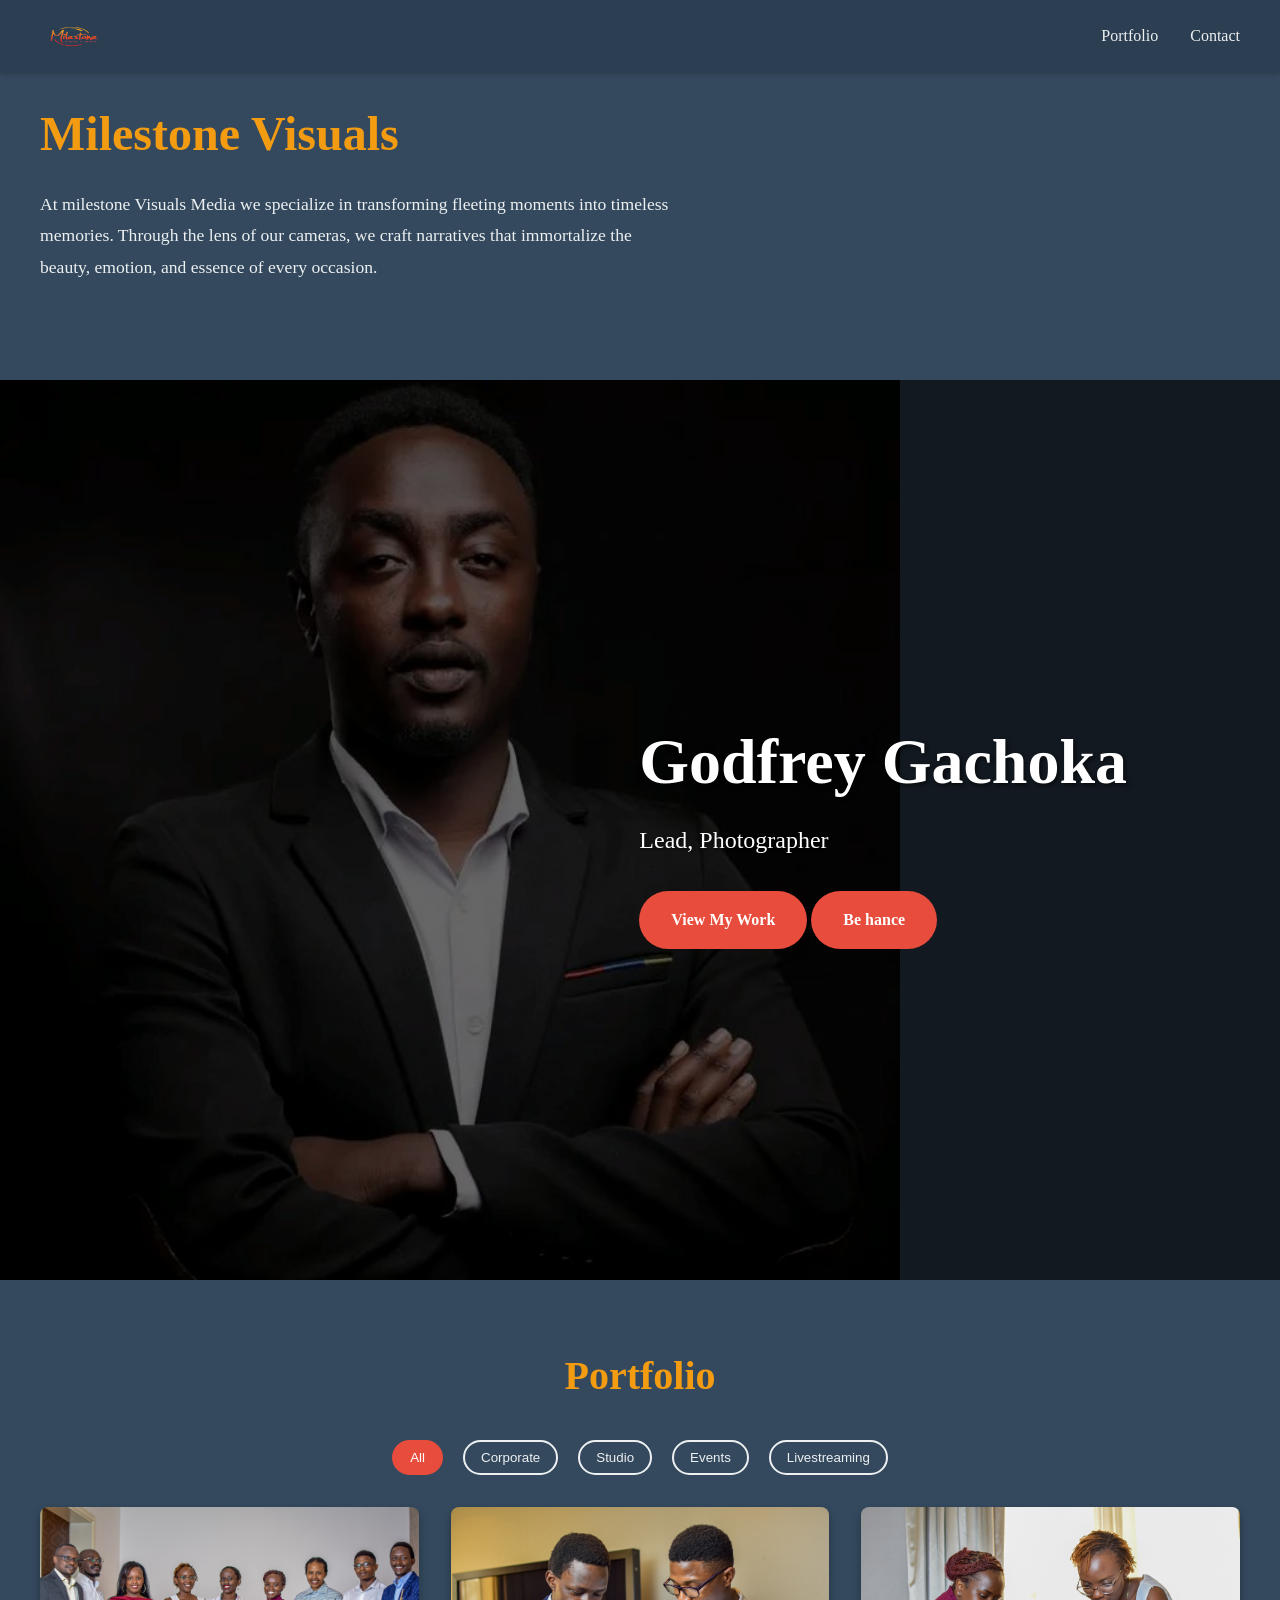
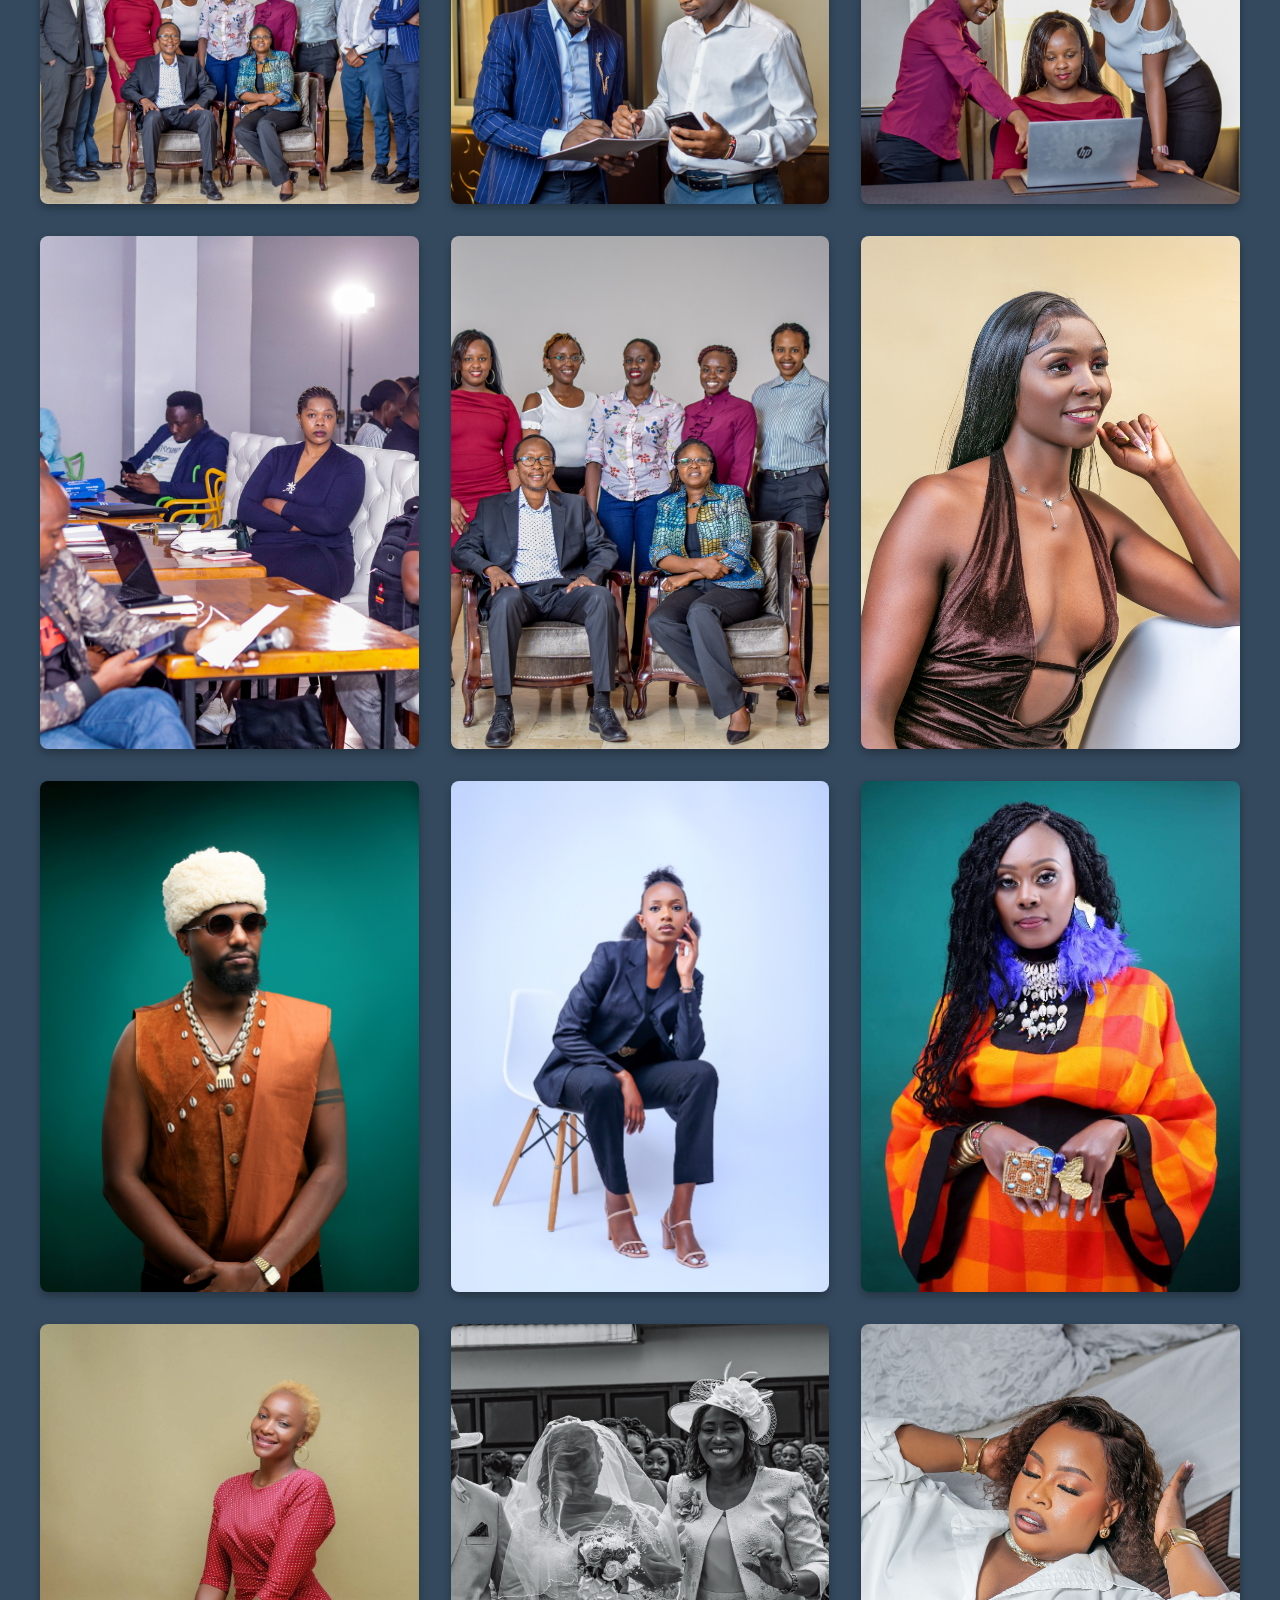
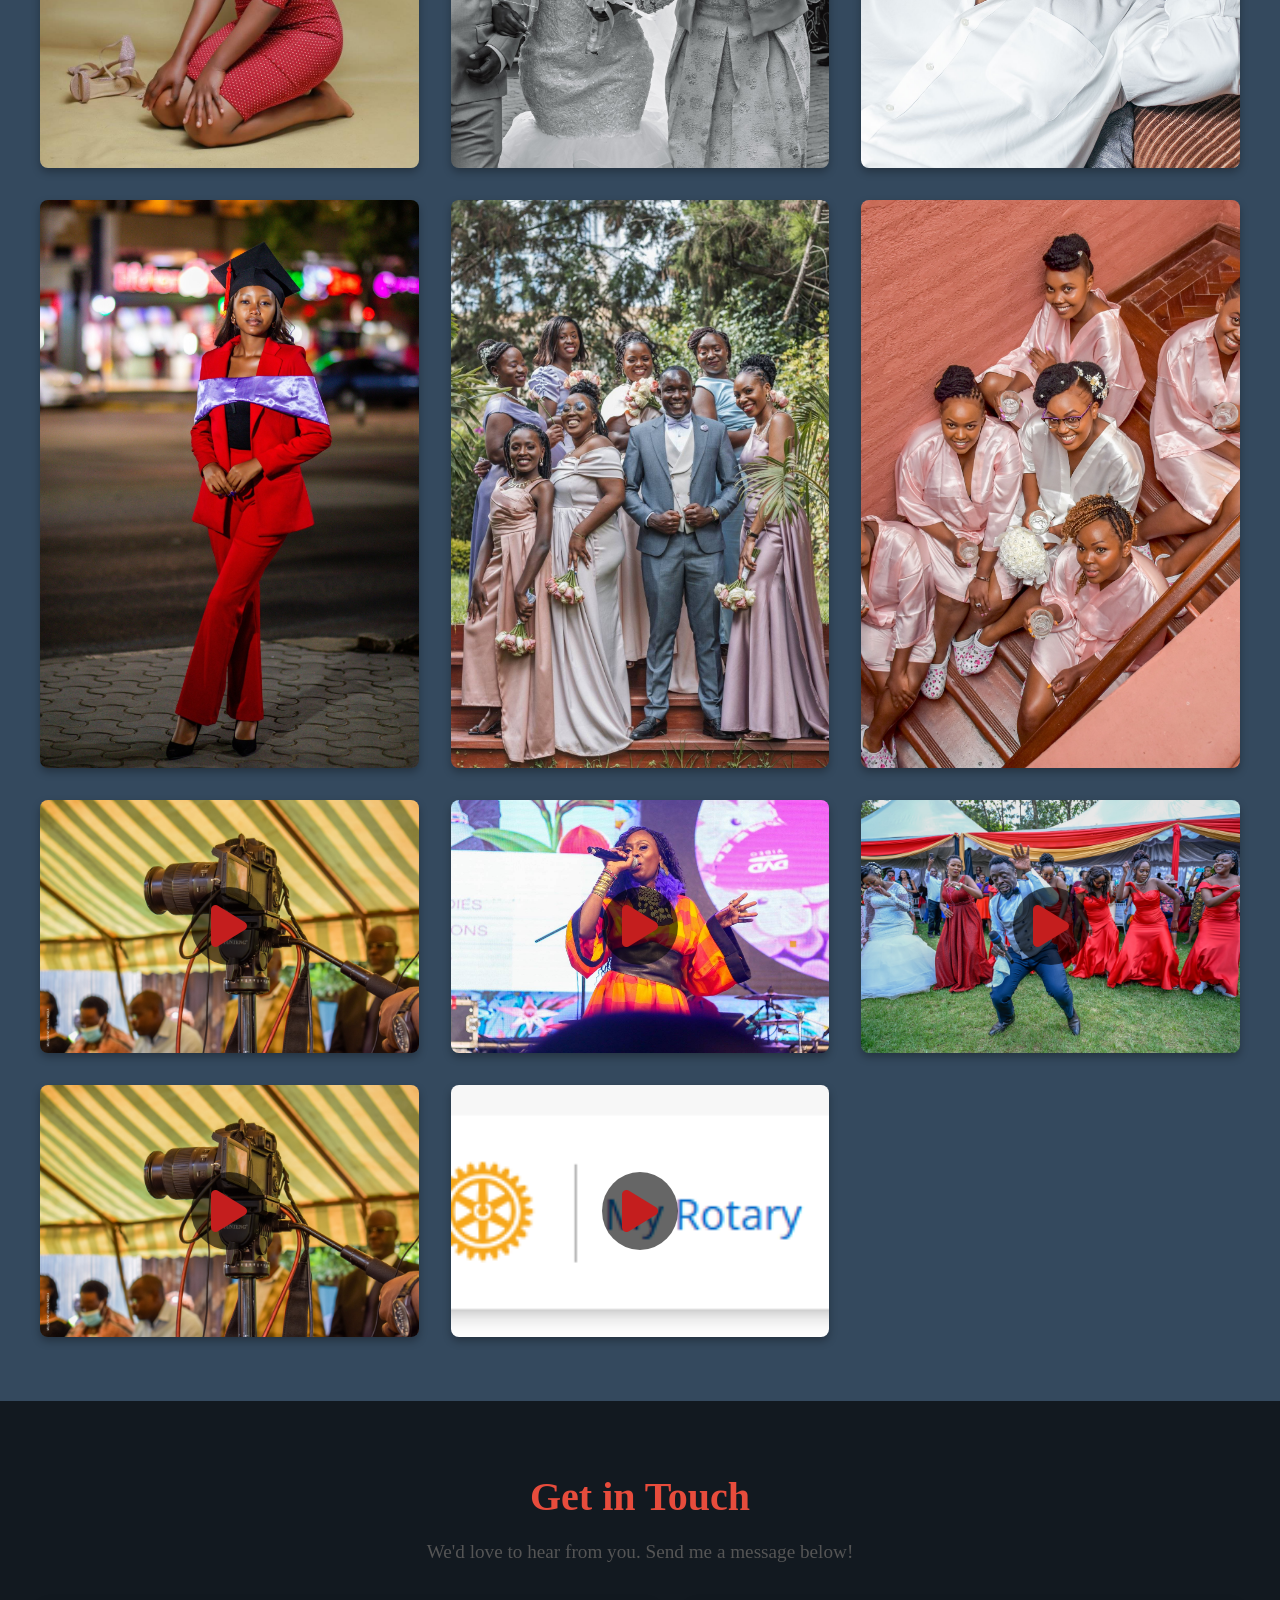
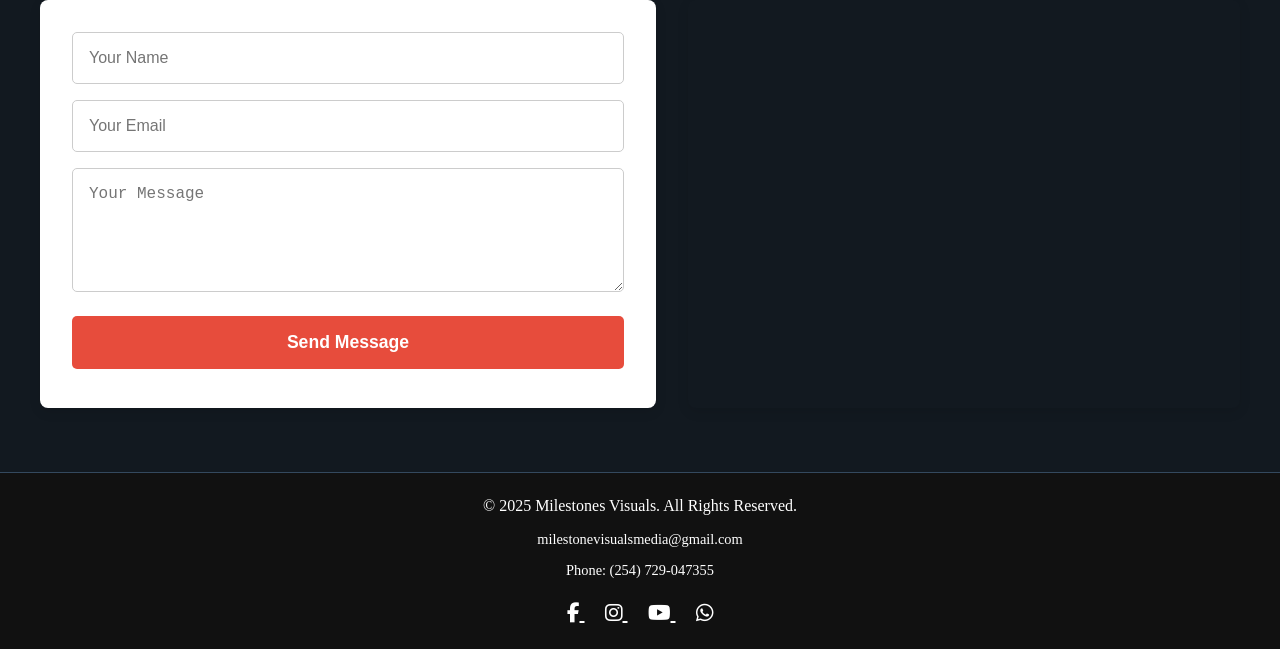
<file: index.html>
<!DOCTYPE html>
<html lang="en">
<head>
    <meta charset="UTF-8">
    <meta name="viewport" content="width=device-width, initial-scale=1.0">
    <title>Milestone Visuals</title>
    <link rel="stylesheet" href="styles.css">
</head>
<body>
    <header>
    <nav>
        <a href="#company-intro" class="logo">
            <img src="images/logo.png" alt="Milestone Visuals Logo">
        </a>
        <ul>
            <li><a href="#portfolio">Portfolio</a></li>
            <li><a href="#contact">Contact</a></li>
        </ul>
    </nav>
</header>

    <section id="company-intro">
        <div class="intro-container">
            <div class="intro-text">
                <h1>Milestone Visuals</h1>
                <p>At milestone Visuals Media we specialize in transforming fleeting moments into timeless memories. Through the lens of our cameras, we craft narratives that immortalize the beauty, emotion, and essence of every occasion.</p>
            </div>
            <div class="intro-image">
                <!-- <img src="images/std.jpg" alt="Company overview"> -->
            </div>
        </div>
    </section>

    <section id="photographer-bio">
        <div class="hero-content">
            <h1>Godfrey Gachoka</h1>
            <p>Lead, Photographer</p>
            <a href="#portfolio" class="cta-button">View My Work</a>
            <a href="https://www.behance.net/milestonevisuals" class="cta-button">Be hance</a>

        </div>
    </section>
    
    <section id="portfolio">
    <h2>Portfolio</h2>
    <div class="categories">
        <button class="filter-btn active" data-category="all">All</button>
        <button class="filter-btn" data-category="corporate">Corporate</button>
        <button class="filter-btn" data-category="studio">Studio</button>
        <button class="filter-btn" data-category="events">Events</button>
        <button class="filter-btn" data-category="livestreaming">Livestreaming</button>
    </div>
    <div class="portfolio-grid">
        <div class="portfolio-item corporate">
            <img src="images/corp1.jpg" alt="Corporate team meeting">
            <div class="overlay">
                <p>Corporate Team</p>
            </div>
        </div>
        <div class="portfolio-item corporate">
            <img src="images/corp2.jpg" alt="Professional business headshot">
            <div class="overlay">
                <p>Business Headshot</p>
            </div>
        </div>
        <div class="portfolio-item corporate">
            <img src="images/corp3.jpg" alt="Smiling business woman in office">
            <div class="overlay">
                <p>Office Portrait</p>
            </div>
        </div>
        <div class="portfolio-item corporate">
            <img src="images/corp5.jpg" alt="Corporate business presentation">
            <div class="overlay">
                <p>Presentation</p>
            </div>
        </div>
        <div class="portfolio-item corporate">
            <img src="images/corp1.jpg" alt="Business woman shaking hands">
            <div class="overlay">
                <p>Business Meeting</p>
            </div>
        </div>
        
        <div class="portfolio-item studio">
            <img src="images/studio.jpg" alt="Studio portrait with red backdrop">
            <div class="overlay">
                <p>Studio Portrait</p>
            </div>
        </div>
        <div class="portfolio-item studio">
            <img src="images/studio1.jpg" alt="Fashion model in studio setting">
            <div class="overlay">
                <p>Fashion Shoot</p>
            </div>
        </div>
        <div class="portfolio-item studio">
            <img src="images/studio2.jpg" alt="Product photography in a studio">
            <div class="overlay">
                <p>Product Shoot</p>
            </div>
        </div>
        <div class="portfolio-item studio">
            <img src="images/studio3.jpg" alt="Still life photo with a book">
            <div class="overlay">
                <p>Still Life</p>
            </div>
        </div>
        <div class="portfolio-item studio">
            <img src="images/studio4.jpg" alt="Model posing with back lighting">
            <div class="overlay">
                <p>Editorial Shot</p>
            </div>
        </div>

        <div class="portfolio-item events">
            <img src="images/event.jpg" alt="Wedding couple portrait">
            <div class="overlay">
                <p>Wedding Day</p>
            </div>
        </div>
        <div class="portfolio-item events">
            <img src="images/event1.jpg" alt="Concert crowd with lights">
            <div class="overlay">
                <p>Live Concert</p>
            </div>
        </div>
        <div class="portfolio-item events">
            <img src="images/event2.jpg" alt="Business conference keynote speaker">
            <div class="overlay">
                <p>Conference</p>
            </div>
        </div>
        <div class="portfolio-item events">
            <img src="images/event3.jpg" alt="Birthday party celebration">
            <div class="overlay">
                <p>Birthday Celebration</p>
            </div>
        </div>
        <!-- Example Items -->
        <div class="portfolio-item events">
            <img src="images/event4.jpg" alt="Festival guests dancing">
            <div class="overlay">
                <p>Festival</p>
            </div>
        </div>

       <div class="portfolio-item livestreaming">
    <a href="https://www.youtube.com/live/6jvl0j9muc0?si=liwcVRA0pVHWezwG" target="_blank">
        <img src="images/live.jpg" alt="Video game streamer setup">
        <i class="fas fa-play play-button"></i>
        <div class="overlay">
            <p>Fr John Ngethe Funeral Stream</p>
        </div>
    </a>
</div>


<div class="portfolio-item livestreaming">
    <a href="https://www.youtube.com/live/vQmmDkUZdA8?si=UPGU9xsNq-kmfo4k" target="_blank">
        <img src="images/live5.jpg" alt="Live music event streaming">
        <i class="fas fa-play play-button"></i>
        <div class="overlay">
            <p>Live Music</p>
        </div>
    </a>
</div>

<div class="portfolio-item livestreaming">
    <a href="https://www.youtube.com/live/5vs6yiarwKg?si=wxAput34oP9SW_bI" target="_blank">
        <img src="images/live4.jpg" alt="Wedding ceremony live stream">
        <i class="fas fa-play play-button"></i>
        <div class="overlay">
            <p>Agnes + Mike</p>
        </div>
    </a>
</div>

<div class="portfolio-item livestreaming">
    <a href="https://www.youtube.com/live/RoA5Zio-OAc?si=L8zZgaJhPY9eMgLy" target="_blank">
        <img src="images/live.jpg" alt="Retirement ceremony live stream">
        <i class="fas fa-play play-button"></i>
        <div class="overlay">
            <p>Mrs Ndisya Retirement</p>
        </div>
    </a>
</div>

<div class="portfolio-item livestreaming">
    <a href="https://youtu.be/ZEYXspPpSHA?si=lTAMsh-QeIsH89NG" target="_blank">
        <img src="images/live3.png" alt="Rotary club event live stream">
        <i class="fas fa-play play-button"></i>
        <div class="overlay">
            <p>Rotary District Conference Diani</p>
        </div>
    </a>
</div>


    </div>
</section>
   <section id="contact">
    <h2>Get in Touch</h2>
    <p>We'd love to hear from you. Send me a message below!</p>
    
    <div class="contact-container">
    <!-- Left: Contact Form -->
<form class="contact-form" action="send_mail.php" method="POST">
    <input type="text" id="name" name="name" placeholder="Your Name" required>
    <input type="email" id="email" name="email" placeholder="Your Email" required>
    <textarea id="message" name="message" rows="5" placeholder="Your Message" required></textarea>
    <button type="submit">Send Message</button>
</form>


        <!-- Right: Google Map -->
        <div class="contact-map">
            <iframe 
                src="https://www.google.com/maps/embed?pb=!1m18!1m12!1m3!1d3988.83708244204!2d36.660899414753505!3d-1.2483394990971635!2m3!1f0!2f0!3f0!3m2!1i1024!2i768!4f13.1!3m3!1m2!1s0x182f19d3269d70b1%3A0x2cba04c2bbf6e33e!2sKikuyu%2C%20Kenya!5e0!3m2!1sen!2ske!4v1694776420411!5m2!1sen!2ske" 
                width="100%" 
                height="400" 
                style="border:0;" 
                allowfullscreen="" 
                loading="lazy">
            </iframe>
        </div>
    </div>
</section>


<!-- Add Font Awesome CDN in your <head> -->
<link rel="stylesheet" href="https://cdnjs.cloudflare.com/ajax/libs/font-awesome/6.4.2/css/all.min.css">

<footer style="background:#111; color:#fff; padding:20px; text-align:center;">
    <p>&copy; 2025 Milestones Visuals. All Rights Reserved.</p>
    
    <div class="contact-info" style="margin:10px 0;">
        <p>milestonevisualsmedia@gmail.com</p>
        <p>Phone: (254) 729-047355</p>
    </div>

    <!-- Social Icons -->
    <div class="social-icons" style="margin-top:15px;">
        <a href="https://www.facebook.com/milestonevisualsmedia" target="_blank" style="color:#fff; margin:0 10px; font-size:20px;">
            <i class="fab fa-facebook-f"></i>
        </a>
        <a href="https://instagram.com/godfreygach" target="_blank" style="color:#fff; margin:0 10px; font-size:20px;">
            <i class="fab fa-instagram"></i>
        </a>
        <a href="https://www.youtube.com/@MILESTONEVISUALS" target="_blank" style="color:#fff; margin:0 10px; font-size:20px;">
            <i class="fab fa-youtube"></i>
        </a>
        <a href="https://wa.me/254729047355" target="_blank" style="color:#fff; margin:0 10px; font-size:20px;">
            <i class="fab fa-whatsapp"></i>
        </a>
    </div>
</footer>


    <script src="script.js"></script>
</body>
</html>
</file>
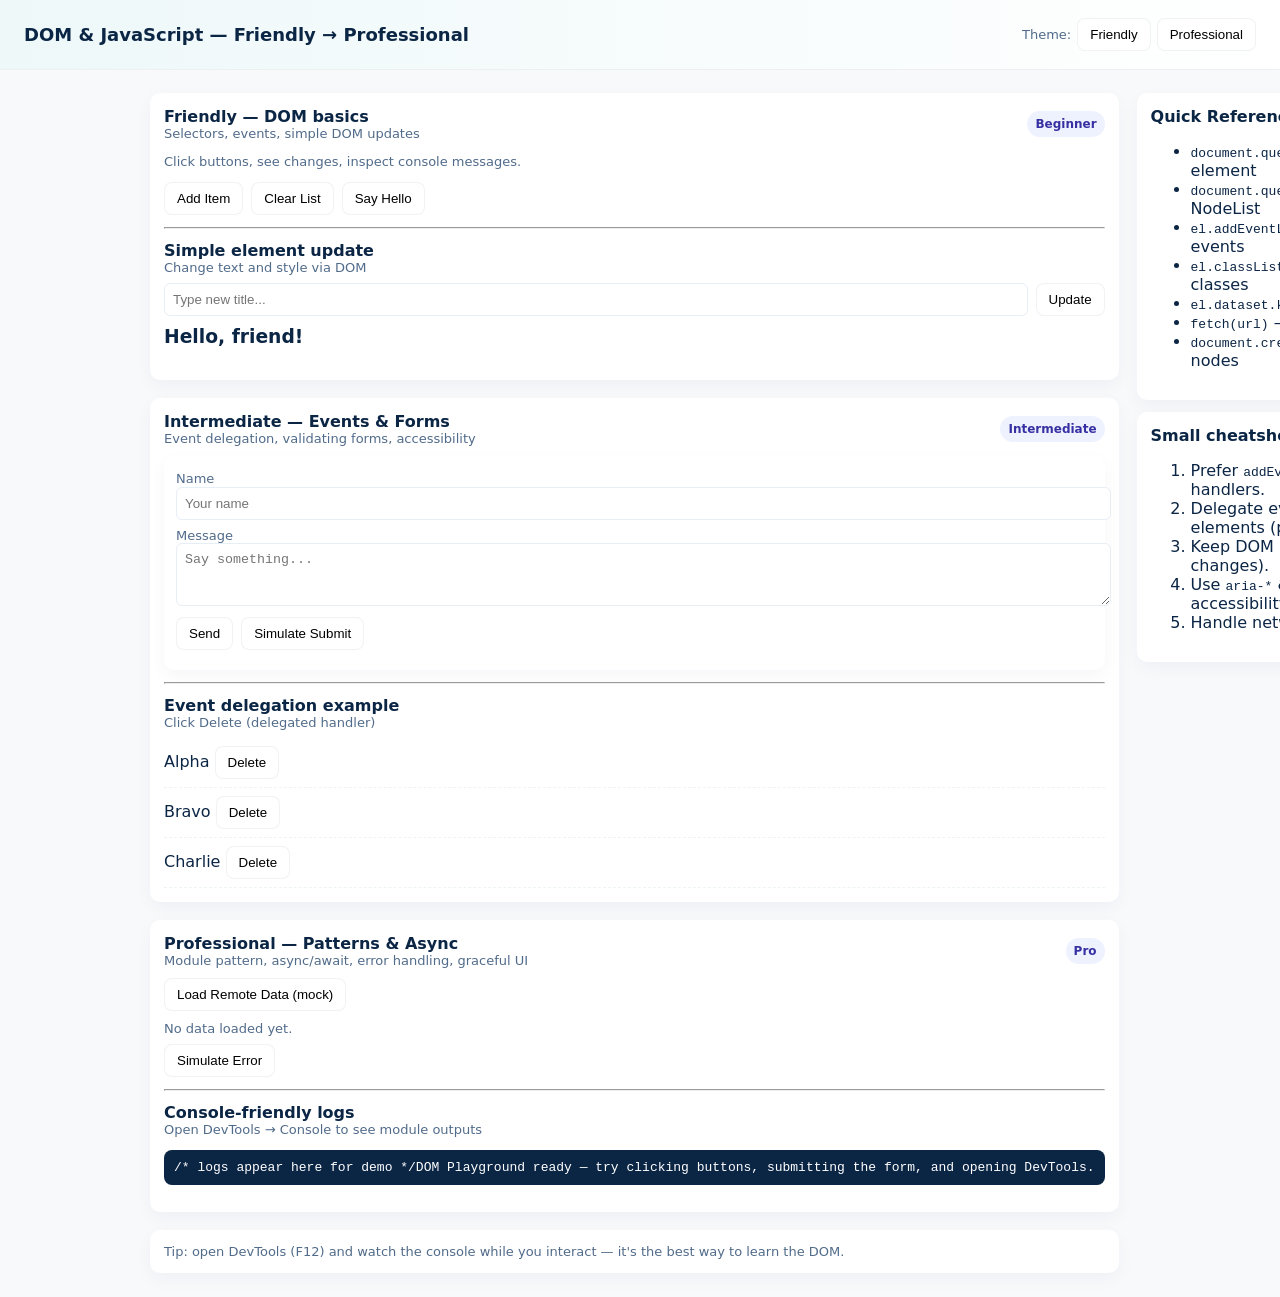
<file: test.html>
<!doctype html>
<html lang="en">
<head>
  <meta charset="utf-8" />
  <meta name="viewport" content="width=device-width,initial-scale=1" />
  <title>DOM & JavaScript — Friendly → Professional Playground</title>
  <style>
    :root{
      --bg:#f7f9fb; --fg:#0b2545; --muted:#516B8A; --accent:#0ea5a1;
      --card:#ffffff; --danger:#ef4444;
    }
    body{font-family:Inter, system-ui, Arial; margin:0; background:var(--bg); color:var(--fg);}
    header{padding:18px 24px; display:flex; gap:12px; align-items:center; background:linear-gradient(90deg,#eef8f9,#ffffff); box-shadow:0 1px 0 rgba(0,0,0,.04)}
    h1{font-size:18px;margin:0}
    .container{max-width:980px;margin:24px auto;padding:0 16px}
    .grid{display:grid;grid-template-columns:1fr 380px;gap:18px}
    .card{background:var(--card);padding:14px;border-radius:10px;box-shadow:0 6px 18px rgba(11,37,69,.04)}
    .section-title{display:flex;align-items:center;justify-content:space-between;margin-bottom:10px}
    button{cursor:pointer;padding:8px 12px;border-radius:8px;border:1px solid rgba(11,37,69,.06);background:#fff}
    .muted{color:var(--muted);font-size:13px}
    pre{background:#0b2545;color:#fff;padding:10px;border-radius:8px;overflow:auto;font-size:13px}
    /* friendly vs professional themes for demo */
    .theme-toggle{display:flex;gap:6px;align-items:center}
    .tag{display:inline-block;padding:6px 8px;border-radius:999px;background:#eef2ff;color:#3730a3;font-weight:600;font-size:12px}
    .list{padding:0;margin:0;list-style:none}
    .list li{padding:8px 0;border-bottom:1px dashed #eef3f6}
    input, textarea{padding:8px;border-radius:6px;border:1px solid #e6eef6;width:100%}
    .success{color:green;font-weight:600}
    .error{color:var(--danger);font-weight:600}
    .small{font-size:13px;color:var(--muted)}
    footer{margin-top:18px;color:var(--muted);font-size:13px}
  </style>
</head>
<body>
  <header>
    <h1>DOM & JavaScript — Friendly → Professional</h1>
    <div style="margin-left:auto" class="theme-toggle">
      <span class="small">Theme:</span>
      <button id="friendlyBtn" aria-pressed="true">Friendly</button>
      <button id="professionalBtn">Professional</button>
    </div>
  </header>

  <main class="container">
    <div class="grid">
      <!-- LEFT: Tutorials & Interactive Demos -->
      <div>
        <!-- Friendly beginner demo -->
        <section class="card" id="friendly">
          <div class="section-title">
            <div>
              <strong>Friendly — DOM basics</strong>
              <div class="small muted">Selectors, events, simple DOM updates</div>
            </div>
            <span class="tag">Beginner</span>
          </div>

          <p class="muted">Click buttons, see changes, inspect console messages.</p>

          <div style="display:flex;gap:8px;margin-bottom:10px">
            <button id="addItemBtn">Add Item</button>
            <button id="clearListBtn">Clear List</button>
            <button id="helloBtn">Say Hello</button>
          </div>

          <ul id="simpleList" class="list" aria-live="polite">
            <!-- items will be appended here -->
          </ul>

          <hr style="margin:12px 0">

          <div>
            <strong>Simple element update</strong>
            <div class="small muted">Change text and style via DOM</div>
            <div style="display:flex;gap:8px;margin-top:8px">
              <input id="titleInput" placeholder="Type new title..." />
              <button id="updateTitleBtn">Update</button>
            </div>
            <h3 id="demoTitle" style="margin-top:10px">Hello, friend!</h3>
          </div>
        </section>

        <!-- Intermediate: events, delegation, forms -->
        <section class="card" id="intermediate" style="margin-top:18px">
          <div class="section-title">
            <div>
              <strong>Intermediate — Events & Forms</strong>
              <div class="small muted">Event delegation, validating forms, accessibility</div>
            </div>
            <span class="tag">Intermediate</span>
          </div>

          <form id="contactForm" class="card" style="padding:12px;margin:0">
            <label class="small">Name
              <input name="name" required placeholder="Your name" />
            </label>
            <label class="small" style="display:block;margin-top:8px">Message
              <textarea name="message" rows="3" required placeholder="Say something..."></textarea>
            </label>
            <div style="display:flex;gap:8px;margin-top:8px">
              <button type="submit">Send</button>
              <button type="button" id="simulateSubmit">Simulate Submit</button>
            </div>
            <div id="formFeedback" class="small" style="margin-top:8px"></div>
          </form>

          <hr style="margin:12px 0">

          <div>
            <strong>Event delegation example</strong>
            <div class="small muted">Click Delete (delegated handler)</div>
            <ul id="delegatedList" class="list" style="margin-top:8px">
              <li data-id="1">Alpha <button class="delBtn" data-id="1">Delete</button></li>
              <li data-id="2">Bravo <button class="delBtn" data-id="2">Delete</button></li>
              <li data-id="3">Charlie <button class="delBtn" data-id="3">Delete</button></li>
            </ul>
          </div>
        </section>

        <!-- Professional: modules, async, error handling -->
        <section class="card" id="professional" style="margin-top:18px">
          <div class="section-title">
            <div>
              <strong>Professional — Patterns & Async</strong>
              <div class="small muted">Module pattern, async/await, error handling, graceful UI</div>
            </div>
            <span class="tag">Pro</span>
          </div>

          <div>
            <button id="loadDataBtn">Load Remote Data (mock)</button>
            <div id="dataArea" style="margin-top:10px" class="small muted">No data loaded yet.</div>
            <div style="margin-top:8px">
              <button id="simulateErrorBtn">Simulate Error</button>
            </div>
          </div>

          <hr style="margin:12px 0">

          <div>
            <strong>Console-friendly logs</strong>
            <div class="small muted">Open DevTools → Console to see module outputs</div>
            <pre id="consoleOut">/* logs appear here for demo */</pre>
          </div>
        </section>

        <footer class="card" style="margin-top:18px">
          <div class="small muted">Tip: open DevTools (F12) and watch the console while you interact — it's the best way to learn the DOM.</div>
        </footer>
      </div>

      <!-- RIGHT: Quick reference & code snippets -->
      <aside>
        <div class="card">
          <div class="section-title">
            <strong>Quick Reference</strong>
            <div class="small muted">DOM methods you’ll use a lot</div>
          </div>
          <ul>
            <li><code>document.querySelector(selector)</code> — first element</li>
            <li><code>document.querySelectorAll(selector)</code> — NodeList</li>
            <li><code>el.addEventListener('click', fn)</code> — events</li>
            <li><code>el.classList.add('is-active')</code> — toggle classes</li>
            <li><code>el.dataset.key</code> — read data- attributes</li>
            <li><code>fetch(url)</code> — network requests</li>
            <li><code>document.createElement('div')</code> — create nodes</li>
          </ul>
        </div>

        <div class="card" style="margin-top:12px">
          <div class="section-title">
            <strong>Small cheatsheet</strong>
            <div class="small muted">Best practices</div>
          </div>
          <ol>
            <li>Prefer <code>addEventListener</code> over inline handlers.</li>
            <li>Delegate events for many similar elements (performance).</li>
            <li>Keep DOM updates minimal (batch changes).</li>
            <li>Use <code>aria-*</code> & semantic tags for accessibility.</li>
            <li>Handle network errors — always.</li>
          </ol>
        </div>
      </aside>
    </div>
  </main>

  <script>
    // --------------------------
    // Friendly: simple DOM ops
    // --------------------------
    const addItemBtn = document.getElementById('addItemBtn');
    const clearListBtn = document.getElementById('clearListBtn');
    const simpleList = document.getElementById('simpleList');
    const helloBtn = document.getElementById('helloBtn');
    const titleInput = document.getElementById('titleInput');
    const updateTitleBtn = document.getElementById('updateTitleBtn');
    const demoTitle = document.getElementById('demoTitle');

    let counter = 0;

    addItemBtn.addEventListener('click', () => {
      counter++;
      const li = document.createElement('li');
      li.textContent = `Item ${counter}`;
      li.setAttribute('data-item-id', counter);
      // add small button
      const mark = document.createElement('button');
      mark.textContent = 'Mark';
      mark.style.marginLeft = '8px';
      mark.addEventListener('click', (e) => {
        // e.stopPropagation(); // if needed
        li.style.fontWeight = '700';
        console.log('Marked', li.dataset.itemId);
      });
      li.appendChild(mark);
      simpleList.appendChild(li);
    });

    clearListBtn.addEventListener('click', () => {
      // friendly approach: clear innerHTML
      simpleList.innerHTML = '';
      counter = 0;
    });

    helloBtn.addEventListener('click', () => {
      alert('Hello! This alert shows how events trigger UI changes.');
    });

    updateTitleBtn.addEventListener('click', () => {
      // basic DOM update — read value, guard, update
      const v = titleInput.value.trim();
      demoTitle.textContent = v ? v : 'Hello, friend!';
      titleInput.value = '';
    });

    // --------------------------
    // Intermediate: forms & delegation
    // --------------------------
    const contactForm = document.getElementById('contactForm');
    const formFeedback = document.getElementById('formFeedback');
    const simulateSubmit = document.getElementById('simulateSubmit');

    contactForm.addEventListener('submit', (ev) => {
      ev.preventDefault();
      const formData = new FormData(contactForm);
      const name = formData.get('name').trim();
      const message = formData.get('message').trim();
      if (!name || !message) {
        formFeedback.textContent = 'Please fill both fields';
        formFeedback.className = 'error';
        return;
      }
      formFeedback.textContent = 'Sending...';
      formFeedback.className = '';
      // simulate network send
      setTimeout(() => {
        formFeedback.textContent = 'Message sent — thanks ' + name + '!';
        formFeedback.className = 'success';
        contactForm.reset();
      }, 800);
    });

    simulateSubmit.addEventListener('click', () => {
      // demonstrates programmatically dispatching a submit
      contactForm.querySelector('[name="name"]').value = 'Demo';
      contactForm.querySelector('[name="message"]').value = 'A quick demo';
      contactForm.dispatchEvent(new Event('submit', { bubbles: true, cancelable: true }));
    });

    // Event delegation: single handler to manage delete buttons
    const delegatedList = document.getElementById('delegatedList');
    delegatedList.addEventListener('click', (e) => {
      // find if a delete button was clicked
      const btn = e.target.closest('button.delBtn');
      if (!btn) return;
      const li = btn.closest('li');
      const id = li.dataset.id;
      // remove the item
      li.remove();
      console.log('Deleted delegated item', id);
    });

    // --------------------------
    // Professional: module pattern, async, error handling
    // --------------------------
    const Console = (function () {
      // small module to keep logs visible in UI + console
      const out = document.getElementById('consoleOut');
      function log(...args) {
        console.log(...args);
        out.textContent += args.map(a => typeof a === 'object' ? JSON.stringify(a) : String(a)).join(' ') + '\n';
        out.scrollTop = out.scrollHeight;
      }
      function clear() { out.textContent = ''; console.clear(); }
      return { log, clear };
    })();

    // Mock "remote" fetch — since local file, we simulate network
    async function fetchMock(shouldFail = false) {
      // demonstrates async/await, error handling, and UI updates
      await new Promise(r => setTimeout(r, 600)); // simulate latency
      if (shouldFail) throw new Error('Network error (simulated)');
      return [
        { id: 1, title: 'Remote item 1' },
        { id: 2, title: 'Remote item 2' },
      ];
    }

    const loadDataBtn = document.getElementById('loadDataBtn');
    const dataArea = document.getElementById('dataArea');
    const simulateErrorBtn = document.getElementById('simulateErrorBtn');

    loadDataBtn.addEventListener('click', async () => {
      dataArea.textContent = 'Loading...';
      try {
        const data = await fetchMock(false); // put true to simulate error
        // render minimal list
        dataArea.innerHTML = '<ul>' + data.map(d => `<li>${d.title}</li>`).join('') + '</ul>';
        Console.log('Data loaded', data);
      } catch (err) {
        Console.log('Error loading data', err);
        dataArea.innerHTML = `<div class="error">Failed to load: ${err.message}</div>`;
      }
    });

    simulateErrorBtn.addEventListener('click', async () => {
      dataArea.textContent = 'Loading (will fail)...';
      try {
        await fetchMock(true);
      } catch (err) {
        Console.log('Simulated error:', err.message);
        dataArea.innerHTML = `<div class="error">Simulated error: ${err.message}</div>`;
      }
    });

    // --------------------------
    // Theme toggle — friendly vs professional
    // --------------------------
    const friendlyBtn = document.getElementById('friendlyBtn');
    const professionalBtn = document.getElementById('professionalBtn');

    function setFriendly() {
      document.documentElement.style.setProperty('--bg', '#f7f9fb');
      document.documentElement.style.setProperty('--fg', '#0b2545');
      document.documentElement.style.setProperty('--card', '#ffffff');
      document.documentElement.style.setProperty('--accent', '#0ea5a1');
      friendlyBtn.setAttribute('aria-pressed','true');
      professionalBtn.setAttribute('aria-pressed','false');
    }

    function setProfessional() {
      document.documentElement.style.setProperty('--bg', '#0f1724');
      document.documentElement.style.setProperty('--fg', '#e6eef6');
      document.documentElement.style.setProperty('--card', '#091226');
      document.documentElement.style.setProperty('--accent', '#06b6d4');
      friendlyBtn.setAttribute('aria-pressed','false');
      professionalBtn.setAttribute('aria-pressed','true');
    }

    friendlyBtn.addEventListener('click', setFriendly);
    professionalBtn.addEventListener('click', setProfessional);

    // init
    setFriendly();

    // --------------------------
    // Small accessibility / tips
    // --------------------------
    // 1) Use aria-live for dynamic lists to announce changes to screen readers.
    // 2) Prefer buttons over clickable divs for keyboard accessibility.
    // 3) Use proper labels and required attributes for forms.

    // --------------------------
    // Helpful debug route (open /test in console)
    // --------------------------
    window.__debug = {
      clearConsoleUI: () => Console.clear(),
      loadDataNow: () => loadDataBtn.click(),
      simulateError: () => simulateErrorBtn.click()
    };

    Console.log('DOM Playground ready — try clicking buttons, submitting the form, and opening DevTools.');
  </script>
</body>
</html>
</file>
<file: styles.css>
/* General Styles & Variables */
:root {
    --primary-color: #2c3e50; /* A dark, professional blue */
    --secondary-color: #e74c3c; /* A vibrant, engaging red */
    --accent-color: #f39c12; /* A warm orange for highlights */
    --text-color: #ecf0f1; /* Light gray for readability */
    --background-dark: #34495e; /* A slightly lighter blue-gray for sections */
    --font-family: inherit;
}

* {
    box-sizing: border-box;
    margin: 0;
    padding: 0;
}

html {
    scroll-behavior: smooth;
}

body {
    font-family: var(--font-family);
    line-height: 1.6;
    color: var(--text-color);
    background-color: var(--primary-color);
    overflow-x: hidden;
}

/* Header & Navigation */
header {
    background: rgba(44, 62, 80, 0.9);
    position: fixed;
    width: 100%;
    top: 0;
    z-index: 1000;
    padding: 1rem 2rem;
    box-shadow: 0 2px 5px rgba(0, 0, 0, 0.2);
}

nav {
    display: flex;
    justify-content: space-between;
    align-items: center;
    max-width: 1200px;
    margin: 0 auto;
}

/* Update the .logo class to work with the image */
.logo {
    display: flex; /* Ensures the image is correctly centered if needed */
    align-items: center;
}

.logo img {
    height: 40px; /* Adjust this value to your preferred logo size */
    width: auto;
    transition: transform 0.3s ease;
}

.logo img:hover {
    transform: scale(1.1); /* Adds a subtle hover effect */
}

nav ul {
    list-style: none;
    display: flex;
}

nav ul li {
    margin-left: 2rem;
}

nav ul a {
    color: var(--text-color);
    text-decoration: none;
    font-weight: 500;
    transition: color 0.3s;
}

nav ul a:hover {
    color: var(--secondary-color);
}

/* Company Introduction Section */
#company-intro {
    background-color: #34495e; /* A professional blue-gray */
    color: #ecf0f1;
    padding: 6rem 2rem;
    display: flex;
    justify-content: center;
    align-items: center;
}

.intro-container {
    display: flex;
    flex-wrap: wrap; /* Allows items to wrap on smaller screens */
    gap: 2rem;
    max-width: 1200px;
    width: 100%;
    align-items: center;
}

.intro-text {
    flex: 1 1 50%; /* Takes up 50% of the width, but can grow/shrink */
    text-align: left;
}

.intro-text h1 {
    font-size: 3rem;
    color: #f39c12; /* Accent color for the heading */
    margin-bottom: 1rem;
}

.intro-text p {
    font-size: 1.1rem;
    line-height: 1.8;
}

.intro-image {
    flex: 1 1 40%; /* Image takes a slightly smaller portion */
    text-align: center;
}

.intro-image img {
    max-width: 100%;
    height: auto;
    border-radius: 8px;
    box-shadow: 0 4px 10px rgba(0, 0, 0, 0.2);
}

/* Photographer Bio Section (reusing the original hero styles) */
#photographer-bio {
    height: 100vh;
    display: flex;
    justify-content: center;
    align-items: center;
    text-align: center;
    background: url('images/bio.jpg') no-repeat top left/contain;
    /* background-color: black; */
    color: white;
    position: relative;
    overflow: hidden;
}

#photographer-bio::before {
    content: '';
    position: absolute;
    top: 0;
    left: 0;
    width: 100%;
    height: 100%;
    background-color: rgba(0, 0, 0, 0.6);
    z-index: 0;
}

.hero-content {
    /* position: relative;
    z-index: 1; */
    text-align: left;       /* text starts from left instead of center */
    padding-left: 40%;

}

/* Add any other hero-content styles here for consistency */
.hero-content h1 {
    font-size: 4rem;
    margin-bottom: 0.5rem;
    text-shadow: 2px 2px 4px rgba(0, 0, 0, 0.6);
}

.hero-content p {
    font-size: 1.5rem;
    margin-bottom: 2rem;
    text-shadow: 1px 1px 3px rgba(0, 0, 0, 0.6);
}

.cta-button {
    background-color: #e74c3c;
    color: white;
    padding: 1rem 2rem;
    text-decoration: none;
    font-weight: bold;
    border-radius: 50px;
    transition: background-color 0.3s, transform 0.3s;
    display: inline-block;
}

.cta-button:hover {
    background-color: #c0392b;
    transform: scale(1.05);
}

/* The rest of the CSS for the site from the original response would go here */

/* Responsive adjustments */
@media (max-width: 768px) {
    .intro-container {
        flex-direction: column;
        text-align: center;
    }

    .intro-text {
        text-align: center;
    }
}
.hero-content {
    position: relative;
    z-index: 1;
}



/* General Section Styles */
section {
    padding: 4rem 2rem;
    text-align: center;
    background-color: var(--background-dark);
}

section:nth-of-type(even) {
    background-color: var(--primary-color);
}

h2 {
    font-size: 2.5rem;
    margin-bottom: 2rem;
    color: var(--accent-color);
}

/* Portfolio Section */
.categories {
    margin-bottom: 2rem;
}

.filter-btn {
    background: var(--background-dark);
    color: var(--text-color);
    border: 2px solid var(--text-color);
    padding: 0.5rem 1rem;
    margin: 0 0.5rem;
    border-radius: 20px;
    cursor: pointer;
    transition: background 0.3s, color 0.3s, transform 0.2s;
}

.filter-btn:hover {
    background: var(--secondary-color);
    color: white;
    transform: translateY(-2px);
}

.filter-btn.active {
    background: var(--secondary-color);
    border-color: var(--secondary-color);
    color: white;
}

.portfolio-grid {
    display: grid;
    grid-template-columns: repeat(auto-fit, minmax(300px, 1fr));
    gap: 2rem;
    max-width: 1200px;
    margin: 0 auto;
}

.portfolio-item {
    position: relative;
    overflow: hidden;
    border-radius: 8px;
    box-shadow: 0 4px 8px rgba(0, 0, 0, 0.3);
    cursor: pointer;
}

.portfolio-item img {
    width: 100%;
    height: 100%;
    object-fit: cover;
    display: block;
    transition: transform 0.5s;
}

.portfolio-item:hover img {
    transform: scale(1.1);
}

.portfolio-item .overlay {
    position: absolute;
    top: 0;
    left: 0;
    width: 100%;
    height: 100%;
    background: rgba(0, 0, 0, 0.6);
    display: flex;
    justify-content: center;
    align-items: center;
    opacity: 0;
    transition: opacity 0.5s;
}

.portfolio-item:hover .overlay {
    opacity: 1;
}

.portfolio-item .overlay p {
    color: white;
    font-size: 1.2rem;
    font-weight: bold;
    text-transform: uppercase;
    letter-spacing: 1px;
}
/* Play button */
.portfolio-item .play-button {
    position: absolute;
    top: 50%;
    left: 50%;
    transform: translate(-50%, -50%);
    font-size: 48px;
    color: #c41e1e;
    background: rgba(0, 0, 0, 0.6);
    border-radius: 50%;
    padding: 15px 20px;
    transition: background 0.3s, transform 0.3s;
    pointer-events: none; /* ensure the whole image is clickable */
}
/* Contact Layout */
/* Contact Section */
#contact {
    padding: 4rem 2rem;
    background:rgba(0, 0, 0, 0.6);
    text-align: center;
}

#contact h2 {
    font-size: 2.5rem;
    margin-bottom: 0.5rem;
    color: var(--secondary-color);
}

#contact p {
    font-size: 1.2rem;
    color: #555;
    margin-bottom: 2rem;
}

/* Contact Layout */
.contact-container {
    display: flex;
    justify-content: space-between;
    align-items: stretch;
    gap: 2rem;
    max-width: 1200px;
    margin: 0 auto;
}

/* Left: Form */
.contact-form {
    flex: 1;
    background: white;
    padding: 2rem;
    border-radius: 8px;
    box-shadow: 0 4px 12px rgba(0, 0, 0, 0.1);
    text-align: left;
}

.contact-form input,
.contact-form textarea {
    background: #fff;
    color: #333;
    border: 1px solid #ccc;
    padding: 1rem;
    margin-bottom: 1rem;
    border-radius: 5px;
    width: 100%;
    font-size: 1rem;
    transition: border-color 0.3s;
}

.contact-form input:focus,
.contact-form textarea:focus {
    outline: none;
    border-color: var(--accent-color);
}

.contact-form button {
    background-color: var(--secondary-color);
    color: white;
    padding: 1rem;
    border: none;
    border-radius: 5px;
    font-size: 1.1rem;
    font-weight: bold;
    cursor: pointer;
    width: 100%;
    transition: background-color 0.3s, transform 0.2s;
}

.contact-form button:hover {
    background-color: #c0392b;
    transform: translateY(-2px);
}

/* Right: Map */
.contact-map {
    flex: 1;
    border-radius: 8px;
    overflow: hidden;
    box-shadow: 0 4px 12px rgba(0, 0, 0, 0.1);
}

.contact-map iframe {
    width: 100%;
    height: 100%;
    min-height: 400px;
    border: 0;
}

/* Responsive */
@media (max-width: 768px) {
    .contact-container {
        flex-direction: column;
    }

    .contact-map iframe {
        min-height: 300px;
    }
}

/* Footer */
footer {
    background-color: var(--primary-color);
    color: var(--text-color);
    text-align: center;
    padding: 2rem;
    border-top: 1px solid var(--background-dark);
}

.contact-info {
    margin-top: 1rem;
    font-size: 0.9rem;
}

.contact-info p {
    margin: 0.5rem 0;
}

/* Responsive Design */
@media (max-width: 768px) {
    nav {
        flex-direction: column;
        text-align: center;
    }

    nav ul {
        margin-top: 1rem;
        justify-content: center;
    }

    nav ul li {
        margin: 0 0.5rem;
    }

    #hero h1 {
        font-size: 3rem;
    }
}
</file>
